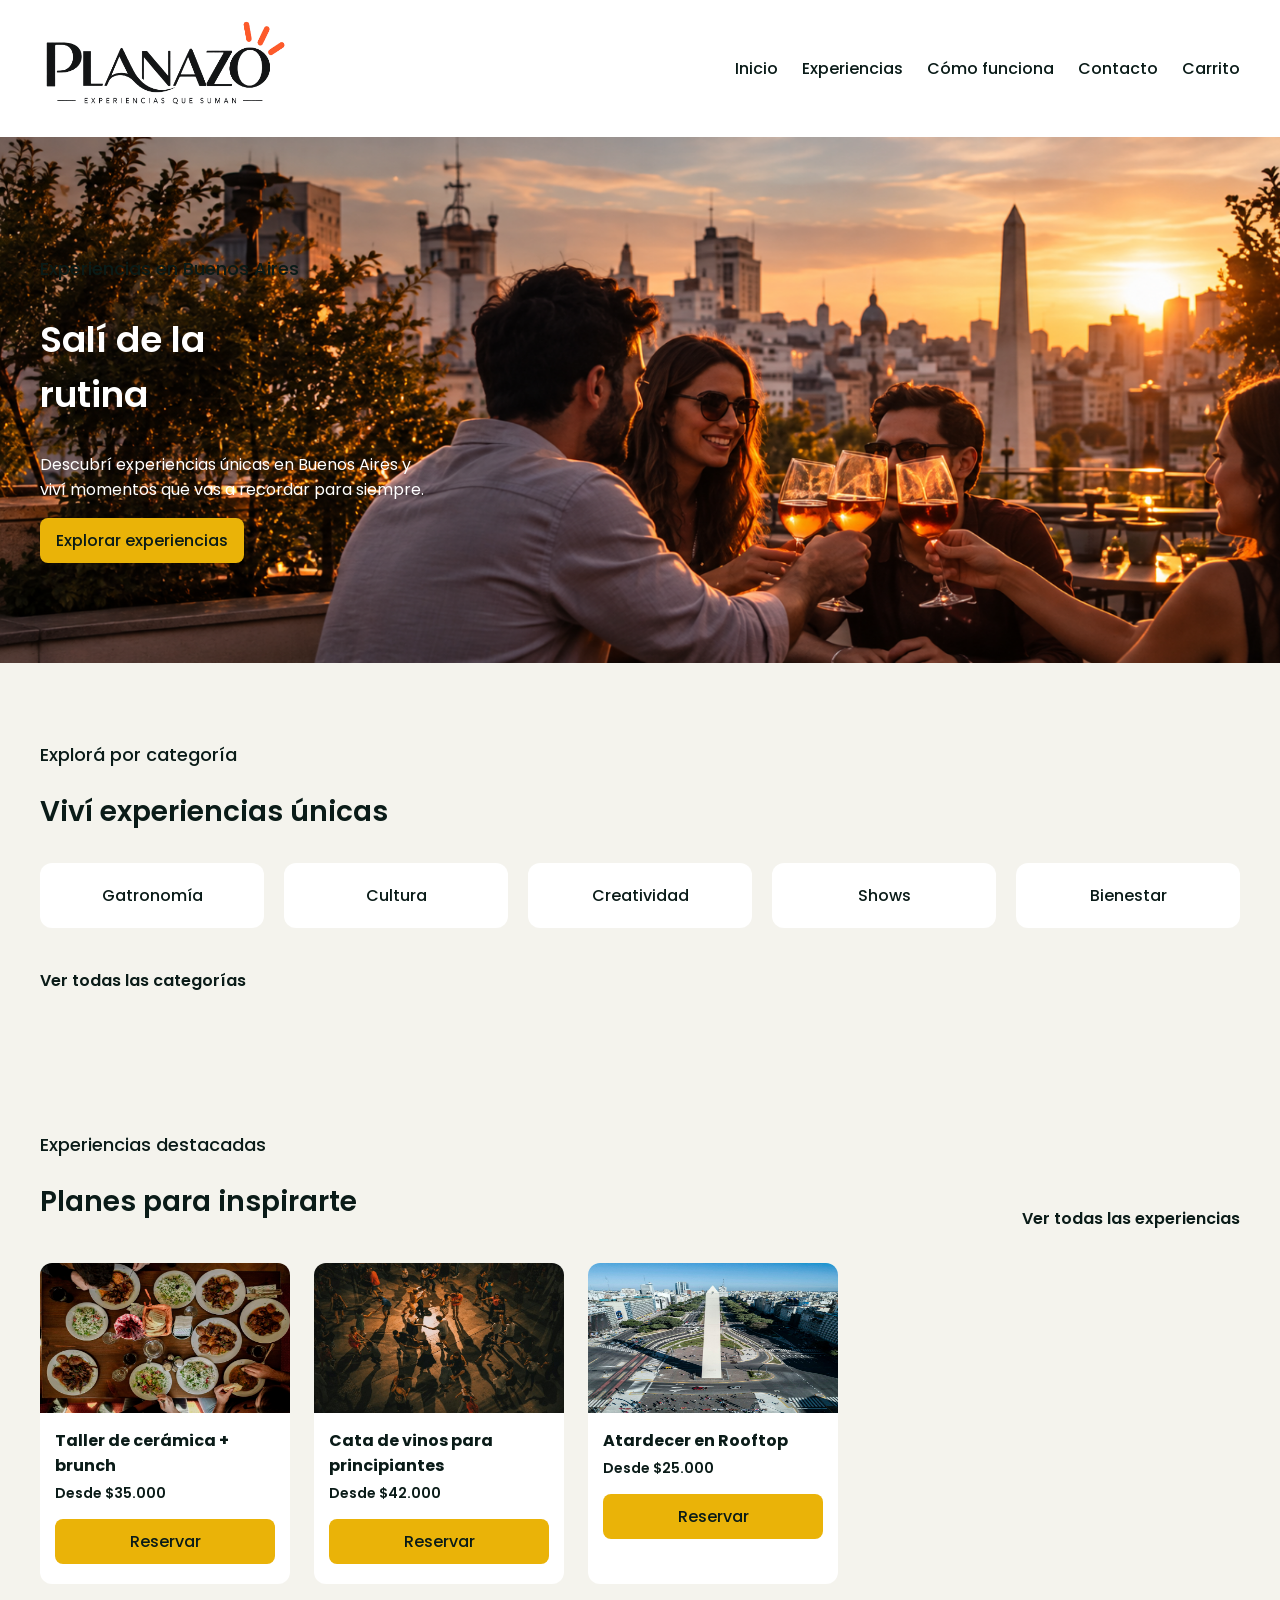
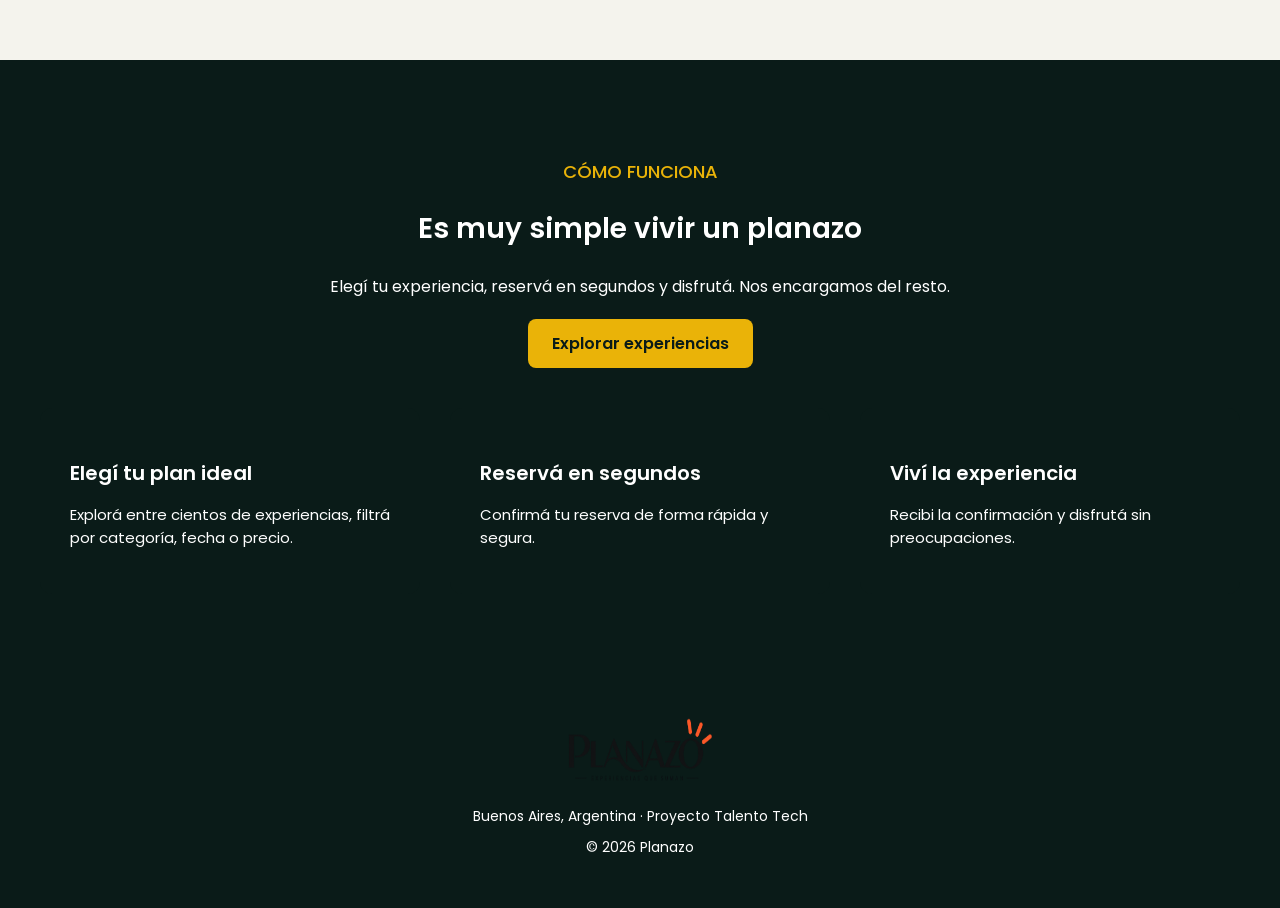
<file: index.html>
<!DOCTYPE html>
<html lang="es">
<head>
    <meta charset="UTF-8">
    <meta name="viewport" content="width=device-width, initial-scale=1.0">
    <meta name="description" content="Descubrí experíencias, actividades y planes para disfrutar en Buenos Aires.
    Gastronomía, cultura, música y mucho más en un solo lugar.">
    <link rel="stylesheet" href="./styles.css">
    <!--Fonts-->
    <link rel="preconnect" href="https://fonts.googleapis.com">
    <link rel="preconnect" href="https://fonts.gstatic.com" crossorigin>
    <link href="https://fonts.googleapis.com/css2?family=Poppins:wght@100;400;500;600&display=swap" rel="stylesheet">
    <title>Planazo</title>
</head>
<body>
    <header class="header">
        <nav>
           <a href="./index.html">
            <img src="./img/planazo_logo.png" alt="logo planazo"
            width="250"
            height="100">
           </a>

           <ul class="nav-list">
            <li><a href="./index.html">Inicio</a></li>

            <li><a href="./pages/experiencias.html">Experiencias</a></li>

            <li><a href="./pages/como-funciona.html">Cómo funciona</a></li>

            <li><a href="./pages/contacto.html">Contacto</a></li>

            <li><a href="./pages/carrito.html">Carrito</a></li>
           </ul>

        </nav>
    </header>

    <!--EXPERIENCIAS EN BUENOS AIRES-->
    <main>
        <section class="banner">
            <p class="sobretitulo">Experiencias en Buenos Aires</p>
            <h1 class="titulo">Salí de la <br> rutina</h1>
            <p>Descubrí experiencias únicas en Buenos Aires y <br> viví momentos  que vas a recordar para siempre.</p>
            
            <a href="./pages/experiencias.html" 
            class="boton-secundario" >Explorar experiencias</a>
        </section>

        <!--EXPLORÁ POR CATEGORÍA-->
        <section>
            <p class="sobretitulo">Explorá por categoría</p>
            <h2 class="subtitulo">Viví experiencias únicas</h2>

            <!--coloca icone e link das categorias-->

            <ul class="categoria-list">
                <li>Gatronomía</li>
                <li>Cultura</li>
                <li>Creatividad</li>
                <li>Shows</li>
                <li>Bienestar</li>
            </ul>

            <a href="./pages/experiencias.html" class= "categoria-boton">Ver todas las categorías</a>
        </section>

        <!--EXPERIENCIAS DESTACADAS-->
        <section>
            <p class="sobretitulo">Experiencias destacadas</p>
            <div class="experiencia-header">
                <h2 class="subtitulo">Planes para inspirarte</h2>
                <a href="./pages/experiencias.html" class="experiencia-boton">Ver todas las experiencias</a>
            </div>

            <!--COLOCA FOTOS DOS PRODUTOS + TEXTO E BOTÃO-->
            <ul class="experiencia-list">
                <li>
                    <a href=""><img src="./img/gastronomia.png" alt="Gastronomía" width="250" height="150"></a>
                    <h3>Taller de cerámica + brunch</h3>
                    <p>Desde $35.000</p>
                    <a href="./pages/carrito.html" class="boton-secundario">Reservar</a>
                </li>

                <li>
                    <a href=""><img src="./img/cultura.png" alt="Cultura" width="250" height="150"></a>
                    <h3>Cata de vinos para principiantes</h3>
                    <p>Desde $42.000</p>
                    <a href="./pages/carrito.html" class="boton-secundario">Reservar</a>
                </li>

                <li>
                    <a href=""><img src="./img/paseos.png" alt="Paseos" width="250" height="150"></a>
                    <h3>Atardecer en Rooftop</h3>
                    <p>Desde $25.000</p>
                    <a href="./pages/carrito.html" class="boton-secundario">Reservar</a>
                </li>
            </ul>
        </section>

        <!--CÓMO FUNCIONA-->
        <section class="como-funciona">
            <p class="sobretitulo">Cómo funciona</p>
            <h2 class="subtitulo">Es muy simple vivir un planazo</h2>
            <p class="texto-claro">Elegí tu experiencia, reservá en segundos y disfrutá. Nos encargamos del resto.</p>
            <a href="./pages/experiencias.html" class="como-funciona-boton">Explorar experiencias</a>

            <!--COLOCA ICONES EM TODOS -->
            <ul class="como-funciona-list">
                <li>
                    <h3 class="subtitulo">Elegí tu plan ideal</h3>
                    <p class="texto-claro">Explorá entre cientos de experiencias, filtrá por categoría, fecha o precio.</p>
                </li>

                <li>
                    <h3 class="subtitulo">Reservá en segundos</h3>
                    <p class="texto-claro">Confirmá tu reserva de forma rápida y segura.</p>
                </li>

                <li>
                    <h3 class="subtitulo">Viví la experiencia</h3>
                    <p class="texto-claro">Recibi la confirmación y disfrutá sin preocupaciones.</p>
                </li>
            </ul>
        </section>
    </main>
    <footer class="footer">
        <a href="./index.html"><img src="./img/planazo_logo.png" alt="Logo planazo"
        width="150"
        height="75"></a>

        <p class="fotter-texto">Buenos Aires, Argentina · Proyecto Talento Tech</p>
        <p class="fotter-texto"> © 2026 Planazo</p>
    </footer>
</body>
</html>
</file>
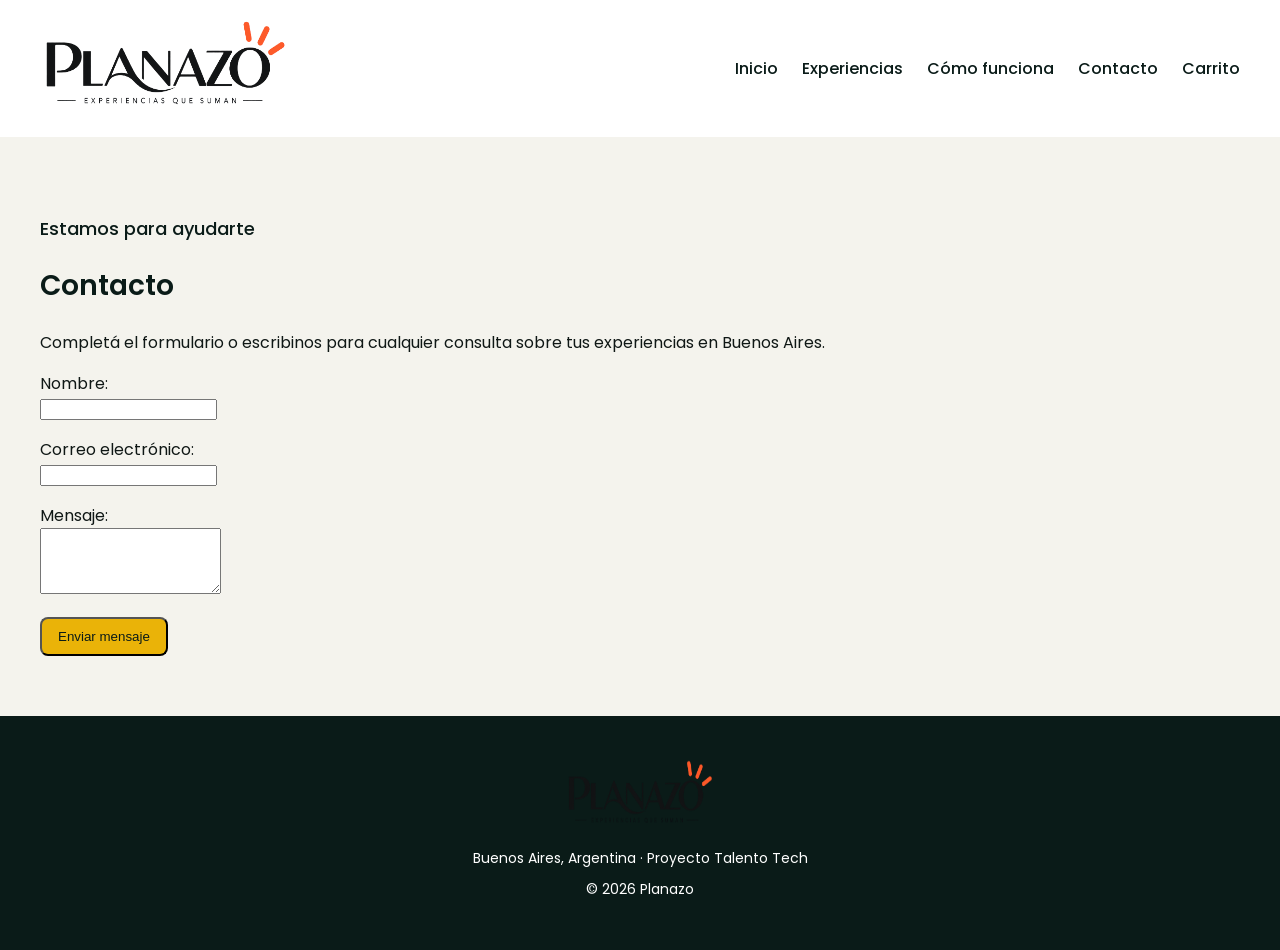
<file: pages/contacto.html>
<!DOCTYPE html>
<html lang="es">
<head>
    <meta charset="UTF-8">
    <meta name="viewport" content="width=device-width, initial-scale=1.0">
    <meta name="description" content="Contactate con Planazo. Estamos para ayudarte a resolver tus dudas y vivir las mejores experiencias en Buenos Aires.">
    <!-- Ruta del CSS adaptada para salir de la carpeta pages -->
    <link rel="stylesheet" href="../styles.css">
    <!--Fonts-->
    <link rel="preconnect" href="https://fonts.googleapis.com">
    <link rel="preconnect" href="https://fonts.gstatic.com" crossorigin>
    <link href="https://fonts.googleapis.com/css2?family=Poppins:wght@100;400;500;600&display=swap" rel="stylesheet">
    <title>Contacto - Planazo</title>
</head>
<body>
    <header class="header">
        <nav>
           <!-- Ruta del logo y link de inicio adaptados -->
           <a href="../index.html">
            <img src="../img/planazo_logo.png" alt="logo planazo"
            width="250"
            height="100">
           </a>

           <ul class="nav-list">
            <li><a href="../index.html">Inicio</a></li>
            <li><a href="./experiencias.html">Experiencias</a></li>
            <li><a href="./como-funciona.html">Cómo funciona</a></li>
            <li><a href="./contacto.html">Contacto</a></li>
            <li><a href="./carrito.html">Carrito</a></li>
           </ul>
        </nav>
    </header>

    <!-- CONTACTO -->
    <main>
        <section>
            <p class="sobretitulo">Estamos para ayudarte</p>
            <h1 class="subtitulo">Contacto</h1>
            <p>Completá el formulario o escribinos para cualquier consulta sobre tus experiencias en Buenos Aires.</p>
            
            <!-- Agregado action="./gracias.html" para redirigir al enviar -->
            <form action="./gracias.html" method="GET">
                <p>
                    <label for="nombre">Nombre:</label><br>
                    <input type="text" id="nombre" name="nombre">
                </p>
                <p>
                    <label for="email">Correo electrónico:</label><br>
                    <input type="email" id="email" name="email">
                </p>
                <p>
                    <label for="mensaje">Mensaje:</label><br>
                    <textarea id="mensaje" name="mensaje" rows="4"></textarea>
                </p>
                <button type="submit" class="boton-secundario">Enviar mensaje</button>
            </form>
        </section>
    </main>

    <footer class="footer">
        <a href="../index.html"><img src="../img/planazo_logo.png" alt="Logo planazo"
        width="150"
        height="75"></a>

        <p class="fotter-texto">Buenos Aires, Argentina · Proyecto Talento Tech</p>
        <p class="fotter-texto"> © 2026 Planazo</p>
    </footer>
</body>
</html>
</file>
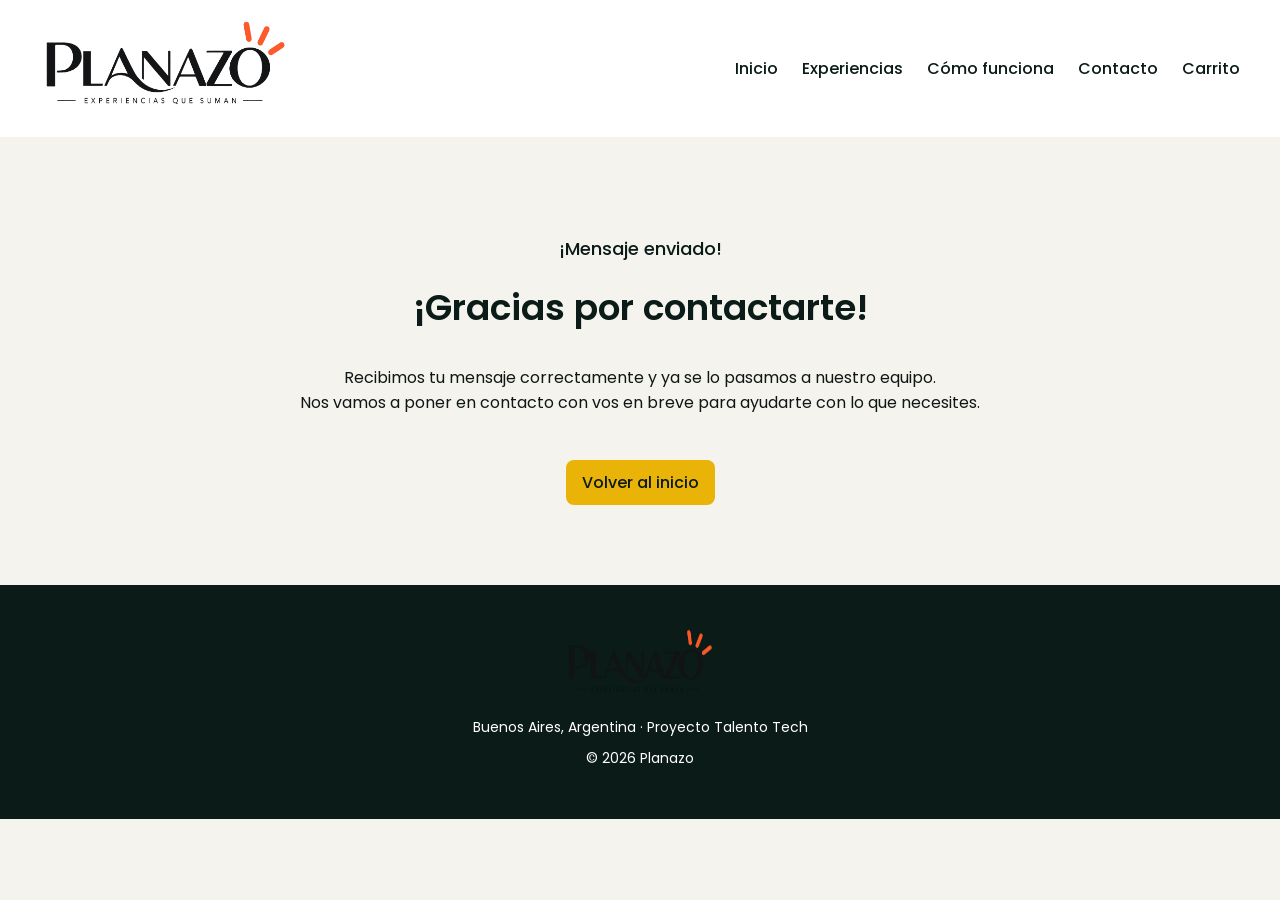
<file: pages/gracias.html>
<!DOCTYPE html>
<html lang="es">
<head>
    <meta charset="UTF-8">
    <meta name="viewport" content="width=device-width, initial-scale=1.0">
    <meta name="description" content="Mensaje enviado con éxito. Gracias por contactarte con Planazo.">
    <!-- Ruta del CSS adaptada para salir de la carpeta pages -->
    <link rel="stylesheet" href="../styles.css">
    <!--Fonts-->
    <link rel="preconnect" href="https://fonts.googleapis.com">
    <link rel="preconnect" href="https://fonts.gstatic.com" crossorigin>
    <link href="https://fonts.googleapis.com/css2?family=Poppins:wght@100;400;500;600&display=swap" rel="stylesheet">
    <title>¡Gracias! - Planazo</title>
</head>
<body>
    <header class="header">
        <nav>
           <!-- Ruta del logo y link de inicio adaptados -->
           <a href="../index.html">
            <img src="../img/planazo_logo.png" alt="logo planazo"
            width="250"
            height="100">
           </a>

           <ul class="nav-list">
            <li><a href="../index.html">Inicio</a></li>
            <li><a href="./experiencias.html">Experiencias</a></li>
            <li><a href="./como-funciona.html">Cómo funciona</a></li>
            <li><a href="./contacto.html">Contacto</a></li>
            <li><a href="./carrito.html">Carrito</a></li>
           </ul>
        </nav>
    </header>

    <!-- PÁGINA DE GRACIAS -->
    <main>
        <section style="text-align: center; padding: 80px 20px;">
            <p class="sobretitulo">¡Mensaje enviado!</p>
            <h1 class="subtitulo" style="font-size: 36px; margin-top: 10px;">¡Gracias por contactarte!</h1>
            <p style="font-size: 16px; margin: 20px 0; color: var(--texto-negro);">
                Recibimos tu mensaje correctamente y ya se lo pasamos a nuestro equipo.<br>
                Nos vamos a poner en contacto con vos en breve para ayudarte con lo que necesites.
            </p>
            <br>
            <a href="../index.html" class="boton-secundario">Volver al inicio</a>
        </section>
    </main>

    <footer class="footer">
        <a href="../index.html"><img src="../img/planazo_logo.png" alt="Logo planazo"
        width="150"
        height="75"></a>

        <p class="fotter-texto">Buenos Aires, Argentina · Proyecto Talento Tech</p>
        <p class="fotter-texto"> © 2026 Planazo</p>
    </footer>
</body>
</html>
</file>
<file: styles.css>
:root {
  /* Paleta Colores */
  --fondo-pagina: #f4f3ed;
  --fondo-claro: #ffffff;
  --fondo-oscuro: #0a1b18;

  --texto-oscuro: #0a1b18;
  --texto-negro: #0f1715;
  --texto-claro: #ffffff;
  --destaque: #eab308;

  --boton-principal: #0a1b18;
  --boton-secundario: #eab308;
}

/* Estilos base */
body { 
    margin: 0;
    padding: 0;
    background-color: var(--fondo-pagina);
    color: var(--texto-negro);
    font-family: 'poppins', sans-serif;
}

/* Textos */
.titulo {
  color: var(--texto-claro);
  font-weight: 600;
  font-size: 36px;
}

.subtitulo {
  color: var(--texto-oscuro);
  font-weight: 600;
  font-size: 28px;
}

.sobretitulo {
    color: var(--texto-oscuro);
    font-weight: 500;
    font-size: 18px;
}

.destaque {
    color: var(--destaque);
}

/* Botones */
.boton-principal {
  background-color: var(--boton-principal);
  color: var(--texto-claro);
}

.boton-secundario {
  background-color: var(--boton-secundario);
  color: var(--fondo-oscuro);
  padding: 10px 16px;
  border-radius: 8px;
  font-weight: 500;
  display: inline-block;
  text-decoration: none;
  text-align: center;
}

/* HEADER */
.header {
    background-color: var(--fondo-claro);
    padding: 15px 40px;
}

.header nav {
    display: flex;
    justify-content: space-between;
    align-items: center;
    max-width: 1200px;
    margin: 0 auto;
}

.nav-list {
    list-style: none;
    display: flex;
    gap: 24px;
    margin: 0;
    padding: 0;
}

.nav-list a {
    text-decoration: none;
    color: var(--texto-oscuro);
    font-weight: 500;
}

/* EXPERIENCIAS EN BUENOS AIRES (BANNER) */
.banner {
    background-image: url(./img/banner-principal.png);
    background-position: center;
    background-repeat: no-repeat;
    background-size: cover;
    color: #ffffff;
    padding: 100px 40px;
    text-align: left;
}

.banner a {
    text-decoration: none;
}

/* SECCIONES GENERALES */
main section {
    padding: 60px 40px;
    max-width: 1200px;
    margin: 0 auto;
}

/* EXPLORÁ POR CATEGORÍA */
.categoria-list {
    list-style: none;
    color: var(--texto-oscuro);
    display: flex;
    gap: 20px;
    justify-content: space-between;
    padding: 0;
    margin: 30px 0;
    flex-wrap: wrap;
}

.categoria-list li {
    background-color: var(--fondo-claro);
    padding: 20px;
    border-radius: 12px;
    text-align: center;
    flex: 1;
    min-width: 130px;
    font-weight: 500;
}

.categoria-boton {
    text-decoration: none;
    color: var(--texto-oscuro); 
    font-weight: 600;
    display: inline-block;
    margin-top: 10px;
}

/* EXPERIENCIAS DESTACADAS */
.experiencia-boton {
    text-decoration: none;
    color: var(--texto-oscuro);
    font-weight: 600;
    float: right;
    margin-top: -40px;
}

.experiencia-list {
    list-style: none;
    display: flex;
    gap: 24px;
    padding: 0;
    margin-top: 40px;
} 

.experiencia-list li {
    background-color: var(--fondo-claro);
    border-radius: 12px;
    overflow: hidden;
    width: 250px;
    padding-bottom: 20px;
}

.experiencia-list img {
    width: 100%;
    height: 150px;
    display: block;
}

/* Estilos para el título, precio y botón dentro de las tarjetas */
.experiencia-list h3 {
    font-size: 16px;
    color: var(--texto-oscuro);
    padding: 0 15px;
    margin: 15px 0 5px 0;
}

.experiencia-list p {
    font-size: 14px;
    font-weight: 600;
    color: var(--texto-oscuro);
    padding: 0 15px;
    margin: 0 0 15px 0;
}

.experiencia-list .boton-secundario {
    margin: 0 15px;
    display: block;
}

/* CÓMO FUNCIONA */
.como-funciona {
    background-color: var(--fondo-oscuro);
    padding: 80px 40px;
}

.como-funciona .sobretitulo,
.como-funciona .subtitulo,
.como-funciona .texto-claro {
    color: var(--texto-claro);
    text-align: center;
}

.como-funciona .sobretitulo {
    color: var(--destaque);
    text-transform: uppercase;
}

.como-funciona-boton {
    text-decoration: none;
    color: var(--fondo-oscuro);
    background-color: var(--destaque);
    padding: 12px 24px;
    border-radius: 8px;
    font-weight: 600;
    display: block;
    width: max-content;
    margin: 20px auto 40px auto;
} 

.como-funciona-list {
    list-style: none;
    display: flex;
    gap: 30px;
    max-width: 1200px;
    margin: 0 auto;
    padding: 0;
}

.como-funciona-list li {
    background-color: var(--texto-oscuro);
    padding: 30px;
    border-radius: 12px;
    flex: 1;
}

.como-funciona-list .subtitulo {
    font-size: 20px;
    text-align: left;
    margin-bottom: 10px;
}

.como-funciona-list .texto-claro {
    text-align: left;
    font-size: 15px;
}

/* FOOTER */
.footer {
    background-color: var(--fondo-oscuro);
    padding: 40px;
    text-align: center;
}

.fotter-texto {
    color: var(--texto-claro);
    margin: 10px 0;
    font-size: 14px;
}

/* RESPONSIVO PARA CELULAR */
@media (max-width: 600px) {

    .header nav {
        flex-direction: column;
        align-items: center;
        text-align: center;
    }

    .nav-list {
        flex-direction: column;
        gap: 12px;
        margin-top: 15px;
    }

    .banner {
        padding: 40px 20px;
        text-align: center;
    }

    main section {
        padding: 40px 20px;
    }

    .categoria-list {
        flex-direction: column;
    }

    .categoria-list li {
        width: 100%;
        margin-bottom: 10px;
</file>
